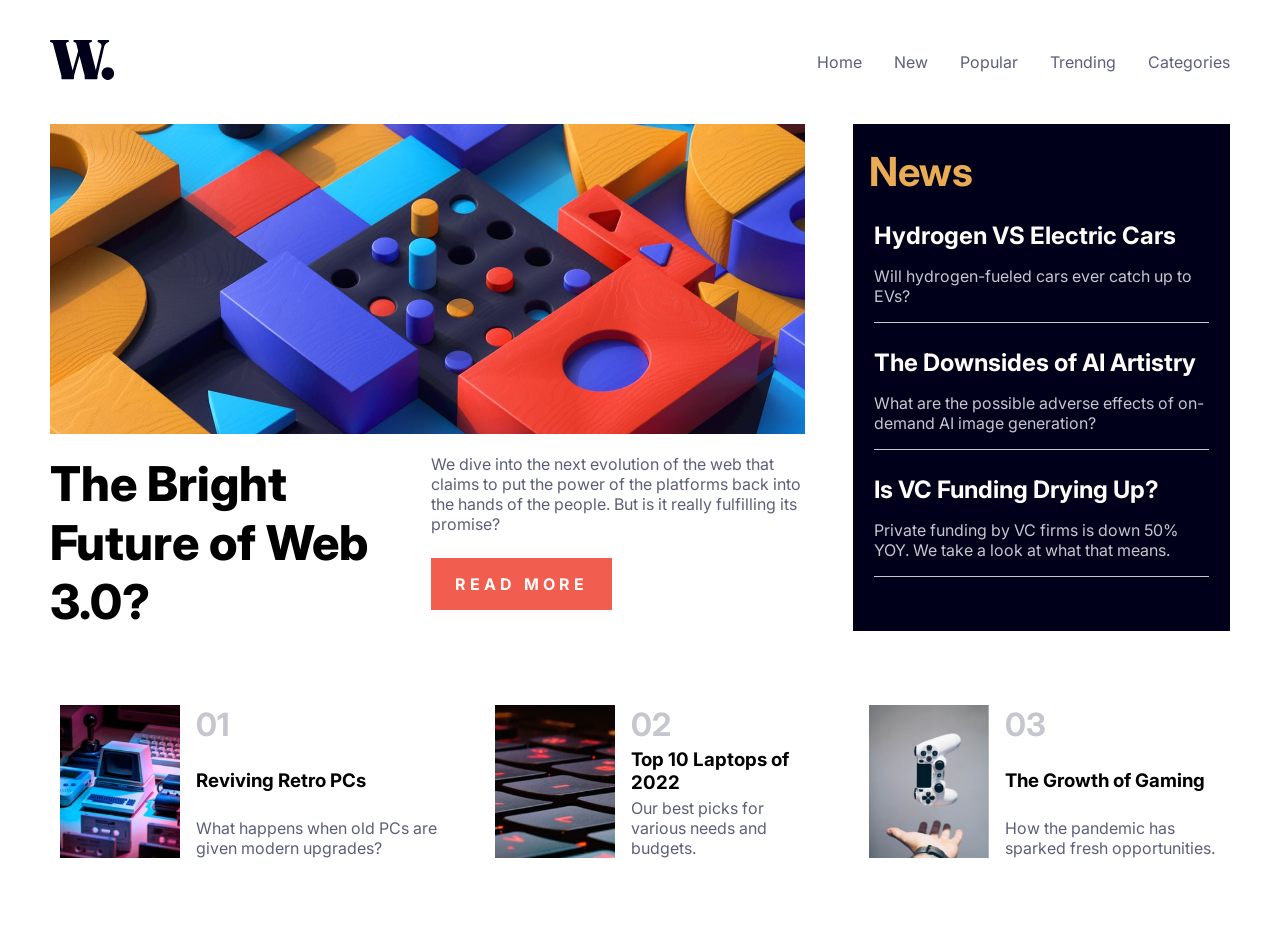
<file: index.html>
<!DOCTYPE html>
<html lang="en">
  <head>
    <meta charset="UTF-8" />
    <meta name="viewport" content="width=device-width, initial-scale=1.0" />
    <link rel="stylesheet" href="./style.css" />
    <link
      rel="icon"
      type="image/png"
      sizes="32x32"
      href="./assets/images/favicon-32x32.png"
    />
    <!-- google font -->
    <link rel="preconnect" href="https://fonts.googleapis.com" />
    <link rel="preconnect" href="https://fonts.gstatic.com" crossorigin />
    <link
      href="https://fonts.googleapis.com/css2?family=Inter:wght@100..900&family=Open+Sans:ital,wght@0,300..800;1,300..800&family=Raleway:ital,wght@0,100..900;1,100..900&family=Roboto+Slab:wght@100..900&family=Roboto:ital,wght@0,100;0,300;0,400;0,500;0,700;0,900;1,100;1,300;1,400;1,500;1,700;1,900&family=Teko:wght@300..700&display=swap"
      rel="stylesheet"
    />
    <title>Entri News homepage</title>
  </head>
  <body>
    <div class="container" id="home">
      <!-- header section starts here -->
      <header class="navbar">
        <a href="#home"><img
          class="logo"
          src="./assets/images/logo.svg"
          alt="Entri news logo"
        /></a>
        <nav class="links">
          <ul>
            <li><a class="link" href="#">Home</a></li>
            <li><a class="link" href="#">New</a></li>
            <li><a class="link" href="#">Popular</a></li>
            <li><a class="link" href="trending.html">Trending</a></li>
            <li><a class="link" href="#">Categories</a></li>
          </ul>
        </nav>
      </header>
      <!-- header section ends here -->

      <!-- main section starts here -->
      <main class="hero">
        <section class="hero-description">
          <img
            src="./assets/images/image-web-3-desktop.jpg"
            alt="news hero image"
          />
          <div class="hero-text">
            <h1>The Bright Future of Web 3.0?</h1>
            <div class="call-out">
              <p>
                We dive into the next evolution of the web that claims to put
                the power of the platforms back into the hands of the people.
                But is it really fulfilling its promise?
              </p>
              <a href="#" class="button">Read more</a>
            </div>
          </div>
        </section>
        <!-- aside section starts here -->
        <aside class="article">
          <h1>News</h1>
          <article class="article-list">
            <a href="">Hydrogen VS Electric Cars</a>
            <p>Will hydrogen-fueled cars ever catch up to EVs?</p>
          </article>
          <article class="article-list">
            <a href="">The Downsides of AI Artistry</a>
            <p>
              What are the possible adverse effects of on-demand AI image
              generation?
            </p>
          </article>
          <article class="article-list">
            <a href="">Is VC Funding Drying Up?</a>
            <p>
              Private funding by VC firms is down 50% YOY. We take a look at
              what that means.
            </p>
          </article>
        </aside>
        <!-- aside section ends here -->
      </main>
      <!-- main section ends here -->

      <section class="sub-article">
        <!-- article section starts here -->
        <article class="sub1">
          <img
            src="./assets/images/image-retro-pcs.jpg"
            alt="retro computing"
          />
          <div class="content">
            <h2>01</h2>
            <h3>Reviving Retro PCs</h3>
            <p>What happens when old PCs are given modern upgrades?</p>
          </div>
        </article>

        <article class="sub1">
          <img
            src="./assets/images/image-top-laptops.jpg"
            alt="laptop key image"
          />
          <div class="content">
            <h2>02</h2>
            <h3>Top 10 Laptops of 2022</h3>
            <p>Our best picks for various needs and budgets.</p>
          </div>
        </article>

        <article class="sub1">
          <img
            src="./assets/images/image-gaming-growth.jpg"
            alt="gaming image"
          />
          <div class="content">
            <h2>03</h2>
            <h3>The Growth of Gaming</h3>
            <p>How the pandemic has sparked fresh opportunities.</p>
          </div>
        </article>
        <!-- article section ends here -->
      </section>
    </div>
  </body>
</html>
</file>
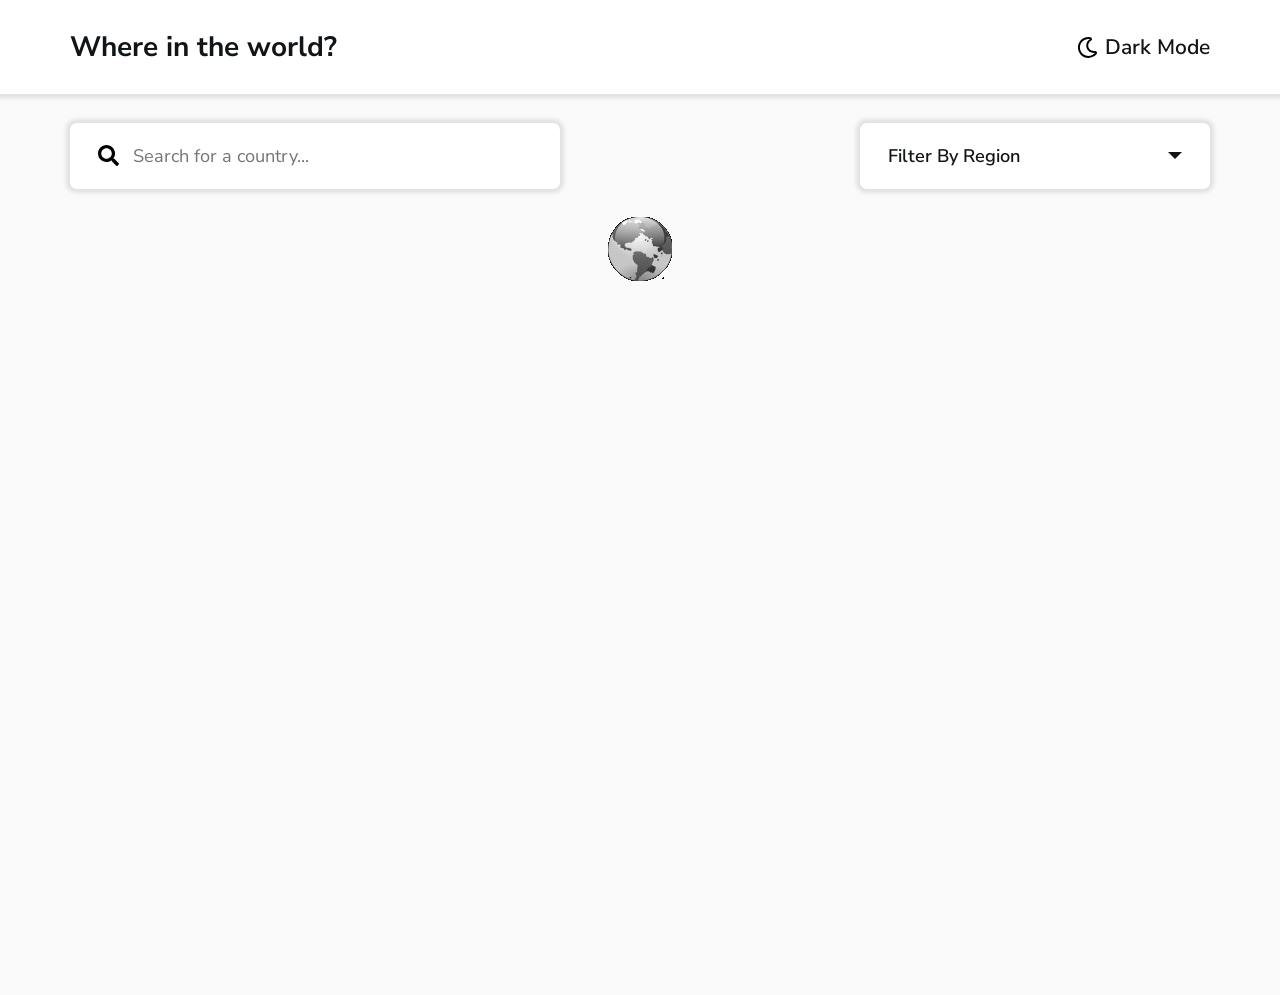
<file: trending.html>
<!DOCTYPE html>
<html lang="en">
<head>
    <meta charset="UTF-8">
    <meta name="viewport" content="width=device-width, initial-scale=1.0">
    <title>Where We Are</title>
    <link rel="preconnect" href="https://fonts.gstatic.com" />
    <link
      href="https://fonts.googleapis.com/css2?family=Nunito+Sans:wght@300;600;800&display=swap"
      rel="stylesheet"
    />
    <link rel="stylesheet" href="trending.css" />

</head>
<body>
    <header>
        <div class="header">
          <h3 class="title">Where in the world?</h3>
          <div id="theme" class="theme">
            <img id="moon" class="moon" src="/icons/icons/moon-solid.svg" alt="" />
            <span id="color">Dark Mode</span>
          </div>
        </div>
    </header>

    <main>
        <div id="home" class="home">
          <div id="menu" class="menu">
            <div id="search-bar" class="search-bar">
              <img
                id="search-icon"
                class="search-icon"
                src="/icons/icons/search-solid.svg"
                alt=""
              />
              <input
                id="search"
                class="search"
                type="text"
                placeholder="Search for a country..."
              />
            </div>
            <div id="filter" class="filter">
              <div class="selector">
                <span>Filter By Region</span>
                <div class="triangle"></div>
              </div>
              <div class="options">
                <div class="region" data-value="All">All</div>
                <div class="region" data-value="Asia">Asia</div>
                <div class="region" data-value="Africa">Africa</div>
                <div class="region" data-value="Europe">Europe</div>
                <div class="region" data-value="Americas">Americas</div>
                <div class="region" data-value="Oceania">Oceania</div>
                <div class="region" data-value="Polar">Polar</div>
              </div>
            </div>
          </div>
          <div class="loading">
            <img
              class="loading-icon"
              src="./icons/icons/loadingIcon.gif"
              alt="Loading..."
            />
          </div>
          <div id="main"></div>
        </div>
       
      </main>
      <script src="main.js"></script>
</body>
</html>
</file>
<file: style.css>
:root {
    --Dark-grayish-blue: hsl(236, 13%, 42%);
    --Soft-red: hsl(5, 85%, 63%);
    --Soft-orange: hsl(35, 77%, 62%);
}

* {
    margin: 0;
    padding: 0;
    box-sizing: border-box;
}

img {
    max-width: 100%;
}

body {
    font-family: "inter";
}

.container {
    margin: 0 auto ;
    max-width: 1240px;
    padding: 0 30px
}

.navbar {
    display: flex;
    justify-content: space-between;
    align-items: center;
    padding: 40px 0;
    animation: nav-slide 1s ease-in;
}

.links ul {
    display: flex;
    gap: 2rem;
}

.links ul li {
    list-style: none;
}

.links ul li a {
    text-decoration: none;
    color:var(--Dark-grayish-blue);
    
}

.links ul li a:hover {
    color: var(--Soft-red);
}

.hero {
    display: grid;
    grid-template-columns: 2fr 1fr;
    gap: 3rem;
    animation: main-slide 1s ease-in;
}

.hero-text {
    display: grid;
    grid-template-columns: 1fr 1fr;
    gap: 0.5rem;
    margin-top: 1rem;
}

.hero-text h1 {
    font-size: 3rem;
    font-weight: 800;
}

.call-out .button {
    background-color:hsl(5, 85%, 63%) ;     
    padding: 1em 1.5em;      
    display: inline-block;     
    margin-top: 1.5em;
    text-decoration: none;      
    color: hsl(36, 100%, 99%) ;      
    text-transform: uppercase;     
    font-weight: 700;      
    letter-spacing: 0.25em;      
}

.call-out .button:hover {
    color: white;
    background-color: black;
}

.call-out p {
    color:var(--Dark-grayish-blue);
}


.article {
    background-color:hsl(240, 100%, 5%) ;
    font-family: 'Inter', sans-serif;
    color: hsl(36, 100%, 99%);
    padding: 1em;
    animation: article-slide 1s ease-in;
}

.article h1 {
    font-size:2.5em;
    margin-top: 7px;
    color:var(--Soft-orange);
}

.article-list a:hover {
    color:var(--Soft-orange);
}

.article-list {
    margin: 25px 5px;
    border-bottom: 1px solid hsl(233, 8%, 79%); ;
}

.article-list a{
    color: hsl(36, 100%, 99%); 
    font-size: 1.5em;
    font-weight: 700;
    margin-bottom: 1rem;
    display: inline-block;  
    text-decoration: none;
}

.article-list p{
    color: hsl(233, 8%, 79%);
    margin-bottom: 1rem;
}

.sub-article {
    display: flex;
    gap: 2rem;
    margin: 4rem 0;
    animation: subart-slide 1s ease-in;
}

.sub1 {
    display: flex;
    gap: 1rem;
    transition: all 200ms linear;
    padding: 10px;
}

.sub1:hover {
    box-shadow: -5px 5px 10px rgba(128, 128, 128, 0.323);
    cursor: pointer;
    color: var(--Soft-red);
}

.sub1 .content {
    display: flex;
    flex-direction: column;
    justify-content: space-between;
}

.sub-article img{
    max-width:120px;
}

.content h2 {
    color: hsl(233, 8%, 79%);
    font-size: 2em;
}

.content p {
    color:var(--Dark-grayish-blue);
}

/* ----------------------------------------------------------Keyframes---------------------------------------------------------------------- */

@keyframes nav-border {
    0% {
        width: 0%;
    }
    100% {
        width: 100%;
    }
}

@keyframes nav-slide {
    0% {
        transform: translateY(-50px);
        opacity: 0;
    }
    100% {
        transform: translateY(0px);
    }
}

@keyframes article-slide {
    0% {
        transform: translateX(150px);
        opacity: 0;
    }
    100% {
        transform: translateX(0px);
    }
}

@keyframes main-slide {
    0% {
        transform: translateX(-100px);
        opacity: 0;
    }
    100% {
        transform: translateX(0px);
    }
}

@keyframes subart-slide {
    0% {
        transform: translateY(100px);
        opacity: 0;
    }
    100% {
        transform: translateY(0px);
    }
}

/* -----------------------------------------------------Media Query (min-width:768px and max-width:992px)---------------------------- */


@media only screen and (min-width:768px) and (max-width:992px) {
    .container {
        padding: 0 30px
    }
    
    
    .navbar {
        padding: 20px 0;
    }

    .links ul {
        gap: 1.5rem;
    }
    
    .hero {
        grid-template-columns: 1fr;
    }

    .hero-text {
        grid-template-columns: 1fr;
        gap: 1.5rem;
        justify-items: center;
    }

    .hero img {
        height: 300px;
        width: 100%;
    }

    .hero-text h1 {
        font-size: 2.7rem;
    }

    .call-out {
        display: flex;
        flex-direction: column;
        align-items: center;
        
    }

    .article h1 {
        text-align: center;
    }

    .article-list {
        display: flex;
        flex-direction: column;
        align-items: center;
    }

    .sub-article {
        flex-direction: column;
    }

    .sub1 {
        gap: 2rem;
    }

}

/* -----------------------------------------------------Media Query (min-width:360px and max-width:767px)---------------------------- */


@media only screen and (min-width:360px) and (max-width:767px) {
    .container {
        padding: 0 20px
    }
    
    
    .navbar {
        padding: 20px 0;
        flex-direction: column;
        gap: 1rem;
    }

    .links ul {
        gap: 1rem;
    }
    
    .hero {
        grid-template-columns: 1fr;
    }

    .hero-text {
        grid-template-columns: 1fr;
        gap: 1.5rem;
    }

    .hero img {
        height: 300px;
    }

    .hero-text h1 {
        font-size: 2.7rem;
    }

    .sub-article {
        flex-direction: column;
    }

    .sub1 {
        gap: 2rem;
    }

}
</file>
<file: trending.css>
*,
*::before,
*::after {
  margin: 0;
  padding: 0;
  box-sizing: border-box;
  font-family: "Nunito Sans", sans-serif;
}

:root {
  /* Colors */
  --dm-element: #2b3945;
  --dm-bg: #202c37;
  --text: #111517;
  --input: #858585;
  --lbg: #fafafa;
  --bg: #ffffff;

  /* Typography  */
  font-size: 14px;

  --padd-x: 5em;
  
  --icon-w: 1.5rem;
  --box-shadow: 0 0 4px 4px rgba(0, 0, 0, 0.1);
  --br: 0.5rem;
}

body {
  background-color: var(--bg);
  display: flex;
  flex-direction: column;
  justify-content: center;
  align-items: center;
  color: var(--text);
  overflow-x: hidden;
  transition: 0.4s;
}

strong {
  font-weight: 800; 
}

/* Header */
header {
    position: fixed;
    top: 0;
    width: 100%;
    background-color: var(--lbg);
    box-shadow: var(--box-shadow);
    z-index: 2;
  }
  
  .header {
    padding: 2em var(--padd-x);
    margin: 0 auto;
    width: 100%;
    max-width: 102rem;
    display: flex;
    justify-content: space-between;
    align-items: center;
  }
  
  .title {
    font-size: 2rem;
  }
  
  .theme {
    display: flex;
    justify-content: center;
    align-items: center;
    gap: 0.5em;
    cursor: pointer;
  }
  
  .theme:hover {
    background-color: var(--lm-input);
  }
  
  .theme span {
    font-size: 1.5rem;
    font-weight: 600;
    pointer-events: none;
  }
  
  .moon {
    width: var(--icon-w);
  }
  

  /* main */
  main {
    width: 100%;
  }

  .home {
    height: 100vh;
    padding: 0 var(--padd-x);
    max-width: 102rem;
    transition: 0.4s;
    margin: 0 auto;
  }
  
  #main {
    margin: 0 auto;
    padding: 2em 0;
    width: 100%;
    max-width: 102rem;
    display: grid;
    grid-template-columns: repeat(auto-fill, minmax(16rem, 1fr));
    gap: 5rem;
    justify-content: center;
    align-items: center;
    text-align: center;
  }
  
  .loading {
    display: flex;
    justify-content: center;
    align-items: center;
    width: 100%;
  }
  
  .loading-icon {
    justify-self: center;
    /* align-self: center; */
  }
  
  .slided {
    transform: translateX(-110%);
  }
  
  .country {
    background: var(--lbg);
    border-radius: var(--br);
    overflow: hidden;
    box-shadow: 0 0 4px 3px rgba(0, 0, 0, 0.1);
    cursor: pointer;
  }
  
  .country:hover {
    transform: scale(1.05);
    transition: 0.1s;
  }
  
  .flag-container {
    height: 12rem;
  }
  
  .flag {
    width: 100%;
    height: 100%;
    object-fit: cover;
  }
  
  .country-details {
    padding: 2em 1.3em 3em;
  }
  
  .country-name {
    font-size: 1.2rem;
    margin-bottom: 1em;
  }
  
  span {
    font-weight: 300;
  }
  
  strong {
    font-weight: 600;
  }


  /* menu */

  .menu {
    padding: 2em 0;
    margin: 6.77rem auto 0;
    width: 100%;
    max-width: 102rem;
    display: flex;
    justify-content: space-between;
    align-items: center;
    gap: 2rem;
  }
  
  .search-bar {
    width: min(35rem, 100%);
    padding: 1.5em 2em;
    display: flex;
    justify-content: left;
    align-items: center;
    background-color: var(--lbg);
    gap: 1em;
    box-shadow: var(--box-shadow);
    border-radius: var(--br);
  }
  
  .search-icon {
    width: var(--icon-w);
  }
  
  .search {
    width: 100%;
    border: none;
    outline: none;
    font-size: 1.3rem;
    color: var(--text);
    background-color: var(--lbg);
  }
  
  .filter {
    position: relative;
    width: min(25rem, 100%);
  }
  
  .selector {
    padding: 1.5em 2em;
    background-color: var(--lbg);
    box-shadow: var(--box-shadow);
    border-radius: var(--br);
    display: flex;
    justify-content: space-between;
    align-items: center;
    cursor: pointer;
  }
  
  .selector span {
    font-size: 1.3rem;
    font-weight: 600;
    pointer-events: none;
  }
  
  .triangle {
    border-top: 0.5rem solid var(--text);
    border-right: 0.5rem solid transparent;
    border-left: 0.5rem solid transparent;
  }
  
  .options {
    position: absolute;
    width: 100%;
    margin-top: 1em;
    border-radius: var(--br);
    overflow: hidden;
    display: none;
    box-shadow: var(--box-shadow);
  }
  
  .options-opened {
    display: block;
  }
  
  .region {
    font-size: 1.2rem;
    padding: 0.8em;
    background-color: var(--lbg);
  }
  
  .region:hover {
    background-color: var(--bg);
  }

  
  @media screen and (max-width: 951px) {
    :root {
      --padd-x: 3em;
    }
  }
  @media screen and (max-width: 896px) {
    #main {
      gap: 3rem;
    }
  }
  @media screen and (max-width: 741px) {
    .search-bar {
      width: min(25rem, 100%);
    }
  }
  
  @media screen and (max-width: 610px) {
    .menu {
      flex-direction: column;
    }
  
    .search-bar, .filter {
      width: 100%;
    }
  }
  
  
@media screen and (max-width: 573px) {
    #main {
      grid-template-columns: min(20rem, 100%);
    }
  }
  
  @media screen and (max-width: 500px) {
    .title {
      font-size: 1.6rem;
    }
  
    .theme span {
      font-size: 1.3rem;
    }
  }
  
  @media screen and (max-width: 420px) {
    .theme span {
      display: none;
    }
  }
</file>
